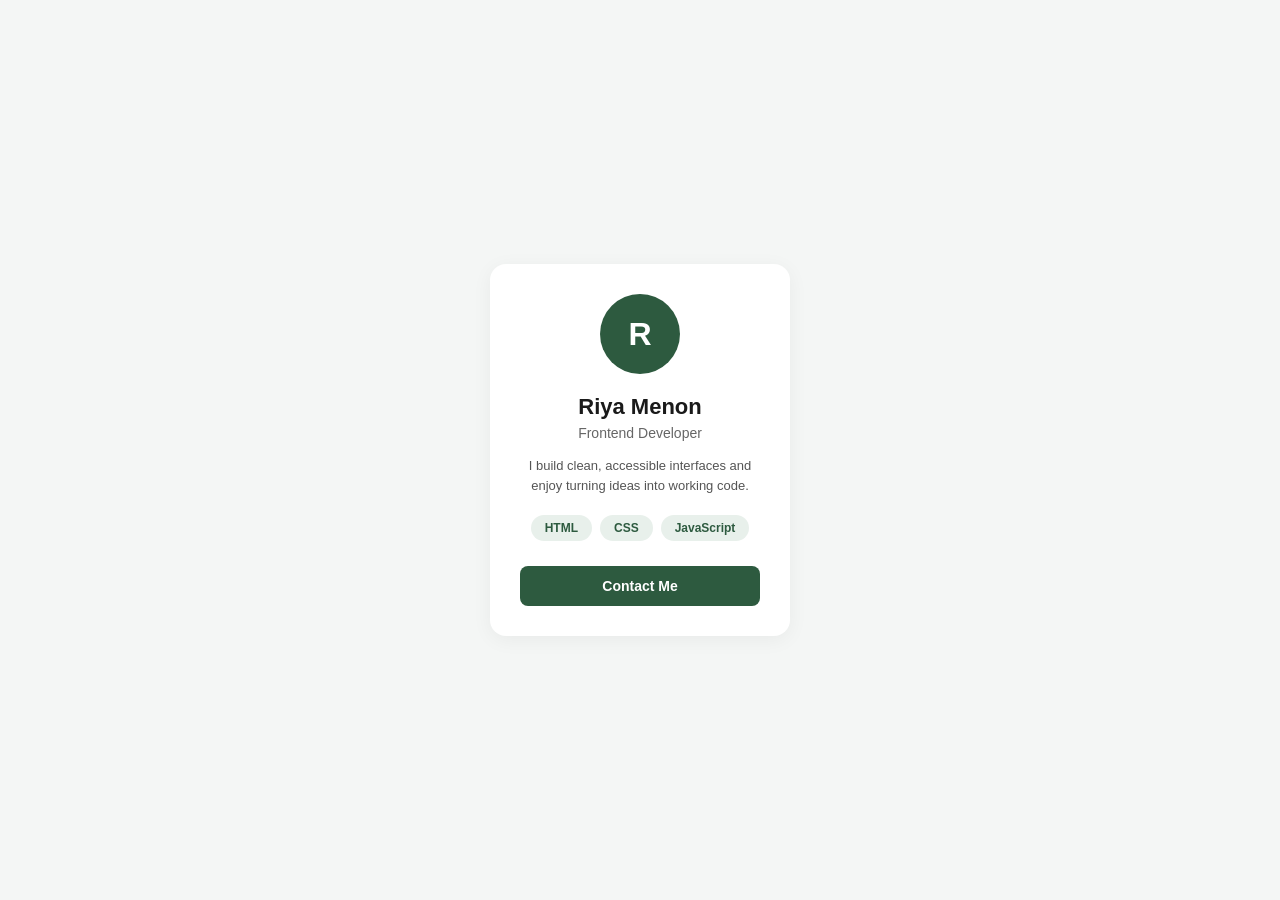
<file: profile card/index.html>
<!DOCTYPE html>
<html lang="en">
<head>
    <meta charset="UTF-8">
    <meta name="viewport" content="width=device-width, initial-scale=1.0">
    <title>Contact Card</title>
    <link rel="stylesheet" href="style.css">
</head>
<body>

    <div class="card">
        <div class="avatar">R</div>
        <h2>Riya Menon</h2>
        <p class="role">Frontend Developer</p>
        <p class="bio">I build clean, accessible interfaces and enjoy turning ideas into working code.</p>
        
        <div class="tags">
            <span>HTML</span>
            <span>CSS</span>
            <span>JavaScript</span>
        </div>
        
        <button class="btn">Contact Me</button>
    </div>

</body>
</html>
</file>
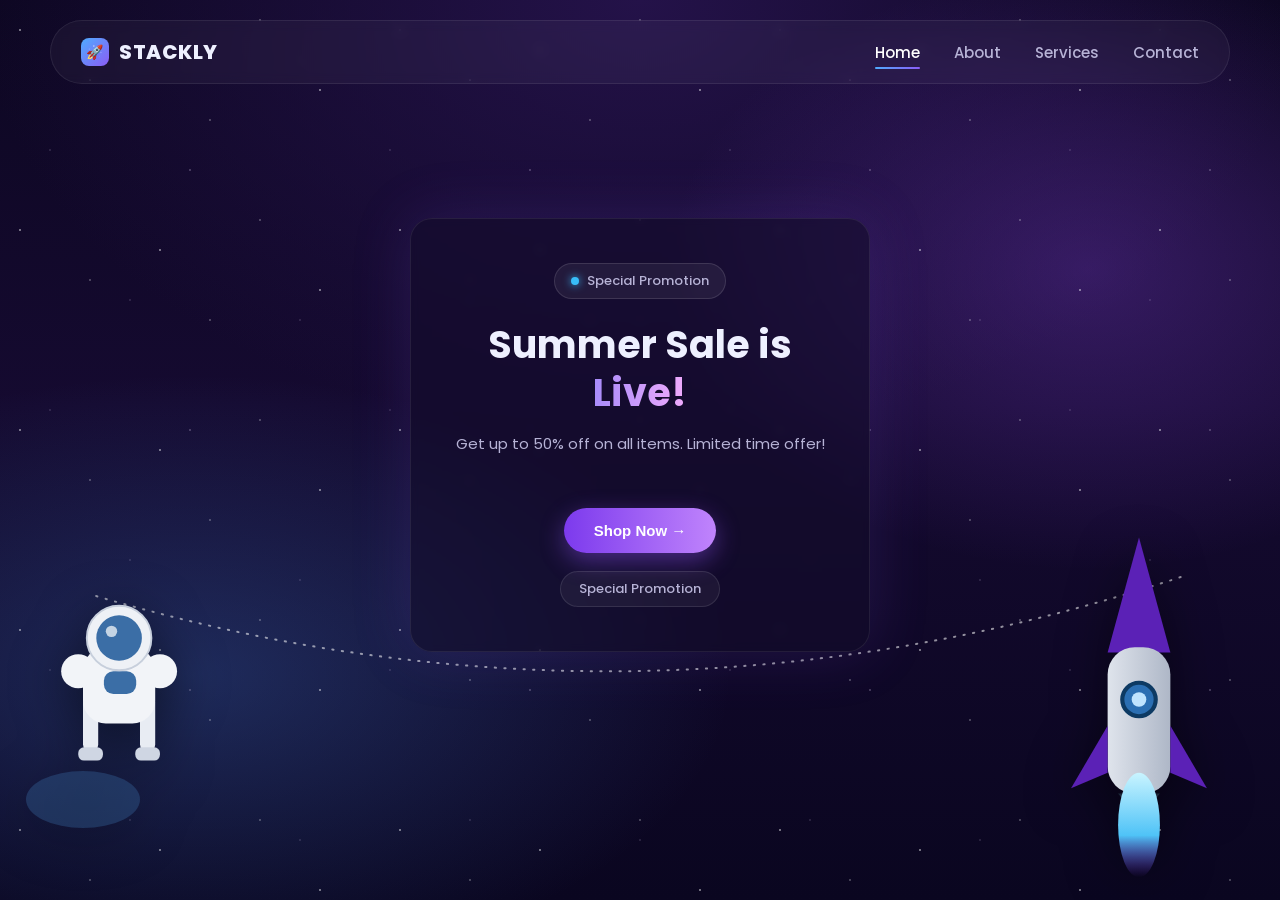
<file: banner.html>
<!DOCTYPE html>
<html lang="en">
<head>
<meta charset="UTF-8">
<meta name="viewport" content="width=device-width, initial-scale=1, viewport-fit=cover">
<title>Stackly</title>
<link rel="preconnect" href="https://fonts.googleapis.com">
<link href="https://fonts.googleapis.com/css2?family=Poppins:wght@400;500;600;700;800&display=swap" rel="stylesheet">
<style>
  :root{
    --bg-deep:#0a0620;
    --bg-mid:#160b30;
    --purple:#8b5cf6;
    --purple-light:#c4a4ff;
    --text:#eef0ff;
    --muted:#b7b3d6;
    box-sizing:border-box;
  }
  *{box-sizing:inherit;margin:0;padding:0;}
  html,body{
    height:100%;
    font-family:'Poppins',sans-serif;
    background:var(--bg-deep);
    color:var(--text);
    overflow-x:hidden;
  }

  .sky{
    position:relative;
    min-height:100vh;
    padding:20px 20px 60px;
    background:
      radial-gradient(ellipse 900px 500px at 15% 75%, rgba(60,110,190,0.35), transparent 60%),
      radial-gradient(ellipse 700px 500px at 85% 30%, rgba(120,60,200,0.35), transparent 60%),
      radial-gradient(1200px 800px at 50% 0%, #241249, transparent 55%),
      linear-gradient(180deg,#0d0722 0%, #150a30 45%, #0a0620 100%);
  }

  /* Stars */
  .stars, .stars2{
    position:absolute; inset:0;
    background-repeat:repeat;
    pointer-events:none;
  }
  .stars{
    background-image:
      radial-gradient(1.5px 1.5px at 20px 30px, #fff, transparent),
      radial-gradient(1px 1px at 90px 80px, #fff, transparent),
      radial-gradient(1.5px 1.5px at 160px 50px, #fff, transparent),
      radial-gradient(1px 1px at 210px 120px, #fff, transparent),
      radial-gradient(1px 1px at 260px 20px, #fff, transparent),
      radial-gradient(1.5px 1.5px at 320px 90px, #fff, transparent);
    background-size: 380px 200px;
    opacity:0.8;
  }
  .stars2{
    background-image:
      radial-gradient(1px 1px at 50px 150px, #cbd, transparent),
      radial-gradient(1px 1px at 130px 40px, #cbd, transparent),
      radial-gradient(1.5px 1.5px at 190px 170px, #cbd, transparent),
      radial-gradient(1px 1px at 300px 60px, #cbd, transparent);
    background-size: 340px 260px;
    opacity:0.5;
  }

  /* Navbar */
  nav{
    position:relative;
    z-index:5;
    max-width:1180px;
    margin:0 auto;
    display:flex;
    align-items:center;
    justify-content:space-between;
    padding:16px 30px;
    background:rgba(255,255,255,0.04);
    border:1px solid rgba(255,255,255,0.08);
    border-radius:999px;
    backdrop-filter:blur(6px);
  }
  .logo{
    display:flex;
    align-items:center;
    gap:10px;
    font-weight:800;
    font-size:20px;
    letter-spacing:0.5px;
  }
  .logo-icon{
    width:28px;height:28px;
    border-radius:8px;
    background:linear-gradient(135deg,#4facfe,#8b5cf6);
    display:flex;align-items:center;justify-content:center;
    font-size:14px;
  }
  .nav-links{
    display:flex;
    gap:34px;
    list-style:none;
  }
  .nav-links a{
    color:var(--muted);
    text-decoration:none;
    font-size:15px;
    font-weight:500;
    position:relative;
    padding-bottom:6px;
  }
  .nav-links a.active{ color:#fff; }
  .nav-links a.active::after{
    content:"";
    position:absolute;
    left:0; right:0; bottom:0;
    height:2px;
    background:linear-gradient(90deg,#4facfe,#8b5cf6);
    border-radius:2px;
  }

  /* Hero */
  .hero{
    position:relative;
    z-index:3;
    min-height:78vh;
    display:flex;
    align-items:center;
    justify-content:center;
  }

  .card{
    position:relative;
    z-index:4;
    max-width:460px;
    width:100%;
    text-align:center;
    padding:44px 40px;
    border-radius:22px;
    background:rgba(20,14,45,0.55);
    border:1px solid rgba(255,255,255,0.08);
    box-shadow:0 0 60px rgba(120,80,220,0.18);
    backdrop-filter:blur(4px);
  }
  .badge{
    display:inline-flex;
    align-items:center;
    gap:8px;
    padding:7px 16px;
    border-radius:999px;
    background:rgba(255,255,255,0.06);
    border:1px solid rgba(255,255,255,0.12);
    font-size:13px;
    font-weight:500;
    color:var(--muted);
    margin-bottom:22px;
  }
  .badge .dot{
    width:8px;height:8px;border-radius:50%;
    background:#38bdf8;
    box-shadow:0 0 8px #38bdf8;
  }
  h1{
    font-size:38px;
    font-weight:700;
    line-height:1.25;
    margin-bottom:16px;
  }
  h1 span{
    background:linear-gradient(90deg,#a78bfa,#f0abfc);
    -webkit-background-clip:text;
    background-clip:text;
    color:transparent;
  }
  .card p{
    color:var(--muted);
    font-size:15px;
    margin-bottom:28px;
  }
  .btn{
    display:inline-flex;
    align-items:center;
    gap:10px;
    padding:14px 30px;
    border-radius:999px;
    border:none;
    background:linear-gradient(90deg,#7c3aed,#c084fc);
    color:#fff;
    font-weight:600;
    font-size:15px;
    cursor:pointer;
    box-shadow:0 8px 24px rgba(140,80,240,0.45);
    margin-bottom:18px;
  }
  .btn:hover{ filter:brightness(1.08); }
  .pill{
    display:inline-block;
    padding:7px 18px;
    border-radius:999px;
    background:rgba(255,255,255,0.05);
    border:1px solid rgba(255,255,255,0.1);
    color:var(--muted);
    font-size:13px;
    font-weight:500;
  }

  /* Path connecting astronaut & rocket */
  .path-svg{
    position:absolute;
    left:0; right:0;
    bottom:16%;
    width:100%;
    height:220px;
    z-index:2;
    pointer-events:none;
  }

  .astronaut, .rocket{
    position:absolute;
    z-index:3;
    filter:drop-shadow(0 10px 25px rgba(0,0,0,0.5));
  }
  .astronaut{
    left:2%;
    bottom:8%;
    width:190px;
    animation:float-astro 6s ease-in-out infinite;
  }
  .rocket{
    right:2%;
    bottom:2%;
    width:230px;
    animation:float-rocket 5s ease-in-out infinite;
  }
  @keyframes float-astro{
    0%,100%{ transform:translateY(0) rotate(-2deg); }
    50%{ transform:translateY(-14px) rotate(2deg); }
  }
  @keyframes float-rocket{
    0%,100%{ transform:translateY(0) rotate(3deg); }
    50%{ transform:translateY(-10px) rotate(6deg); }
  }

  @media (max-width:900px){
    .astronaut{ width:110px; left:0; }
    .rocket{ width:140px; right:0; }
    h1{ font-size:28px; }
    .card{ padding:30px 22px; }
    .nav-links{ gap:16px; font-size:13px; }
  }
  @media (max-width:600px){
    .astronaut, .rocket{ display:none; }
  }
</style>
</head>
<body>
<div class="sky">
  <div class="stars"></div>
  <div class="stars2"></div>

  <nav>
    <div class="logo">
      <div class="logo-icon">🚀</div>
      STACKLY
    </div>
    <ul class="nav-links">
      <li><a href="#" class="active">Home</a></li>
      <li><a href="#">About</a></li>
      <li><a href="#">Services</a></li>
      <li><a href="#">Contact</a></li>
    </ul>
  </nav>

  <!-- dotted connecting path -->
  <svg class="path-svg" viewBox="0 0 1600 220" preserveAspectRatio="none">
    <path d="M 120 60 Q 800 220 1480 40" fill="none" stroke="rgba(255,255,255,0.55)"
          stroke-width="2" stroke-dasharray="2 10" stroke-linecap="round"/>
  </svg>

  <!-- Astronaut -->
  <svg class="astronaut" viewBox="0 0 200 260" xmlns="http://www.w3.org/2000/svg">
    <ellipse cx="60" cy="230" rx="60" ry="30" fill="#3b6ea6" opacity="0.35"/>
    <rect x="60" y="120" width="16" height="60" rx="8" fill="#e8ecf3"/>
    <rect x="120" y="120" width="16" height="60" rx="8" fill="#e8ecf3"/>
    <rect x="55" y="175" width="26" height="14" rx="6" fill="#cfd6e3"/>
    <rect x="115" y="175" width="26" height="14" rx="6" fill="#cfd6e3"/>
    <rect x="60" y="70" width="76" height="80" rx="24" fill="#f2f4f8"/>
    <circle cx="55" cy="95" r="18" fill="#f2f4f8"/>
    <circle cx="141" cy="95" r="18" fill="#f2f4f8"/>
    <rect x="82" y="95" width="34" height="24" rx="10" fill="#3b6ea6"/>
    <circle cx="98" cy="60" r="34" fill="#eef1f6" stroke="#c7cfdc" stroke-width="2"/>
    <circle cx="98" cy="60" r="24" fill="#3b6ea6"/>
    <circle cx="90" cy="53" r="6" fill="#fff" opacity="0.7"/>
  </svg>

  <!-- Rocket -->
  <svg class="rocket" viewBox="0 0 220 340" xmlns="http://www.w3.org/2000/svg">
    <defs>
      <linearGradient id="flame" x1="0" y1="0" x2="0" y2="1">
        <stop offset="0%" stop-color="#c9f4ff"/>
        <stop offset="60%" stop-color="#4fc3f7"/>
        <stop offset="100%" stop-color="#7c3aed" stop-opacity="0"/>
      </linearGradient>
      <linearGradient id="body" x1="0" y1="0" x2="1" y2="0">
        <stop offset="0%" stop-color="#dfe4ec"/>
        <stop offset="100%" stop-color="#aeb7c7"/>
      </linearGradient>
    </defs>
    <polygon points="110,10 140,120 80,120" fill="#5b21b6"/>
    <rect x="80" y="115" width="60" height="140" rx="26" fill="url(#body)"/>
    <circle cx="110" cy="165" r="16" fill="#2b6fb3" stroke="#0d3a63" stroke-width="4"/>
    <circle cx="110" cy="165" r="7" fill="#bfe4ff"/>
    <polygon points="80,190 45,250 80,235" fill="#5b21b6"/>
    <polygon points="140,190 175,250 140,235" fill="#5b21b6"/>
    <polygon points="90,255 130,255 118,270 102,270" fill="#1e293b"/>
    <ellipse cx="110" cy="285" rx="20" ry="50" fill="url(#flame)"/>
  </svg>

  <div class="hero">
    <div class="card">
      <div class="badge"><span class="dot"></span>Special Promotion</div>
      <h1>Summer Sale is <span>Live!</span></h1>
      <p>Get up to 50% off on all items. Limited time offer!</p>
      <br>
      <button class="btn">Shop Now &rarr;</button>
      <br>
      <span class="pill">Special Promotion</span>
    </div>
  </div>
</div>
</body>
</html>
</file>
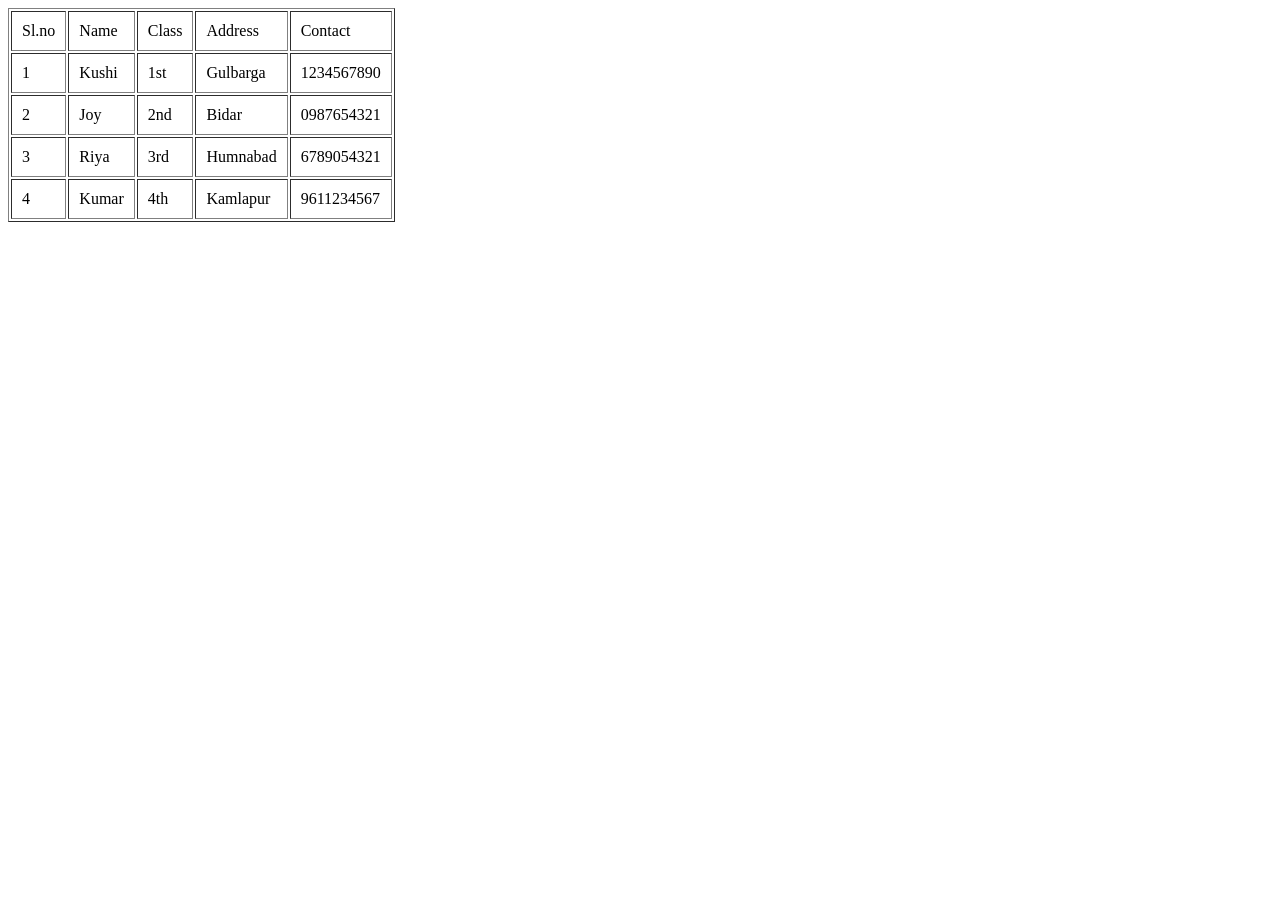
<file: tool.html>
<!DOCTYPE html>
<html lang="en">
<head>
    <meta charset="UTF-8">
    <meta name="viewport" content="width=device-width, initial-scale=1.0">
    <title>table</title>
</head>
<body>
    
  <table border="1"width:100%; cellpadding="10">
    <tr>
        <td>Sl.no</td>
        <td>Name</td>
        <td>Class</td>
        <td>Address</td>
        <td>Contact</td>
    </tr>
    <tr>
        <td>1</td>
        <td>Kushi</td>
        <td>1st</td>
        <td>Gulbarga</td>
        <td>1234567890</td>
    </tr>
    <tr>
        <td>2</td>
        <td>Joy</td>
        <td>2nd</td>
        <td>Bidar</td>
        <td>0987654321</td>
    </tr>
    <tr>
        <td>3</td>
        <td>Riya</td>
        <td>3rd</td>
        <td>Humnabad</td>
        <td>6789054321</td>
    <tr>
        <td>4</td>
        <td>Kumar</td>
        <td>4th</td>
        <td>Kamlapur</td>
        <td>9611234567</td>
    </tr>
    
    
        
</body>
</html>
</file>
<file: profile card/style.css>
*{
    margin: 0;
    padding: 0;
    box-sizing: border-box;
    font-family: Arial, Helvetica, sans-serif;

    
  }

   html, body{
         width: 100%;
         height: 100%;
   }
   body {
    background-color: #f4f6f5;
    font-family: Arial, sans-serif;
    display: flex;
    justify-content: center;
    align-items: center;
    height: 100vh;
    margin: 0;
}

.card {
    background-color: #ffffff;
    width: 300px;
    padding: 30px;
    border-radius: 16px;
    box-shadow: 0 4px 20px rgba(0, 0, 0, 0.05);
    text-align: center;
}

.avatar {
    width: 80px;
    height: 80px;
    background-color: #2d5a3f;
    color: white;
    font-size: 32px;
    font-weight: bold;
    display: flex;
    justify-content: center;
    align-items: center;
    border-radius: 50%;
    margin: 0 auto 20px auto;
}

.card h2 {
    margin: 0 0 5px 0;
    font-size: 22px;
    color: #1a1a1a;
}

.role {
    color: #666666;
    font-size: 14px;
    margin-bottom: 15px;
}

.bio {
    color: #555555;
    font-size: 13px;
    line-height: 1.5;
    margin-bottom: 20px;
}

.tags {
    display: flex;
    justify-content: center;
    gap: 8px;
    margin-bottom: 25px;
}

.tags span {
    background-color: #e8f0eb;
    color: #2d5a3f;
    padding: 6px 14px;
    border-radius: 20px;
    font-size: 12px;
    font-weight: bold;
}

.btn {
    background-color: #2d5a3f;
    color: white;
    border: none;
    width: 100%;
    padding: 12px;
    border-radius: 8px;
    font-size: 14px;
    font-weight: bold;
    cursor: pointer;
    transition: background 0.2s ease;
}

.btn:hover {
    background-color: #1f3d2b;
}
</file>
